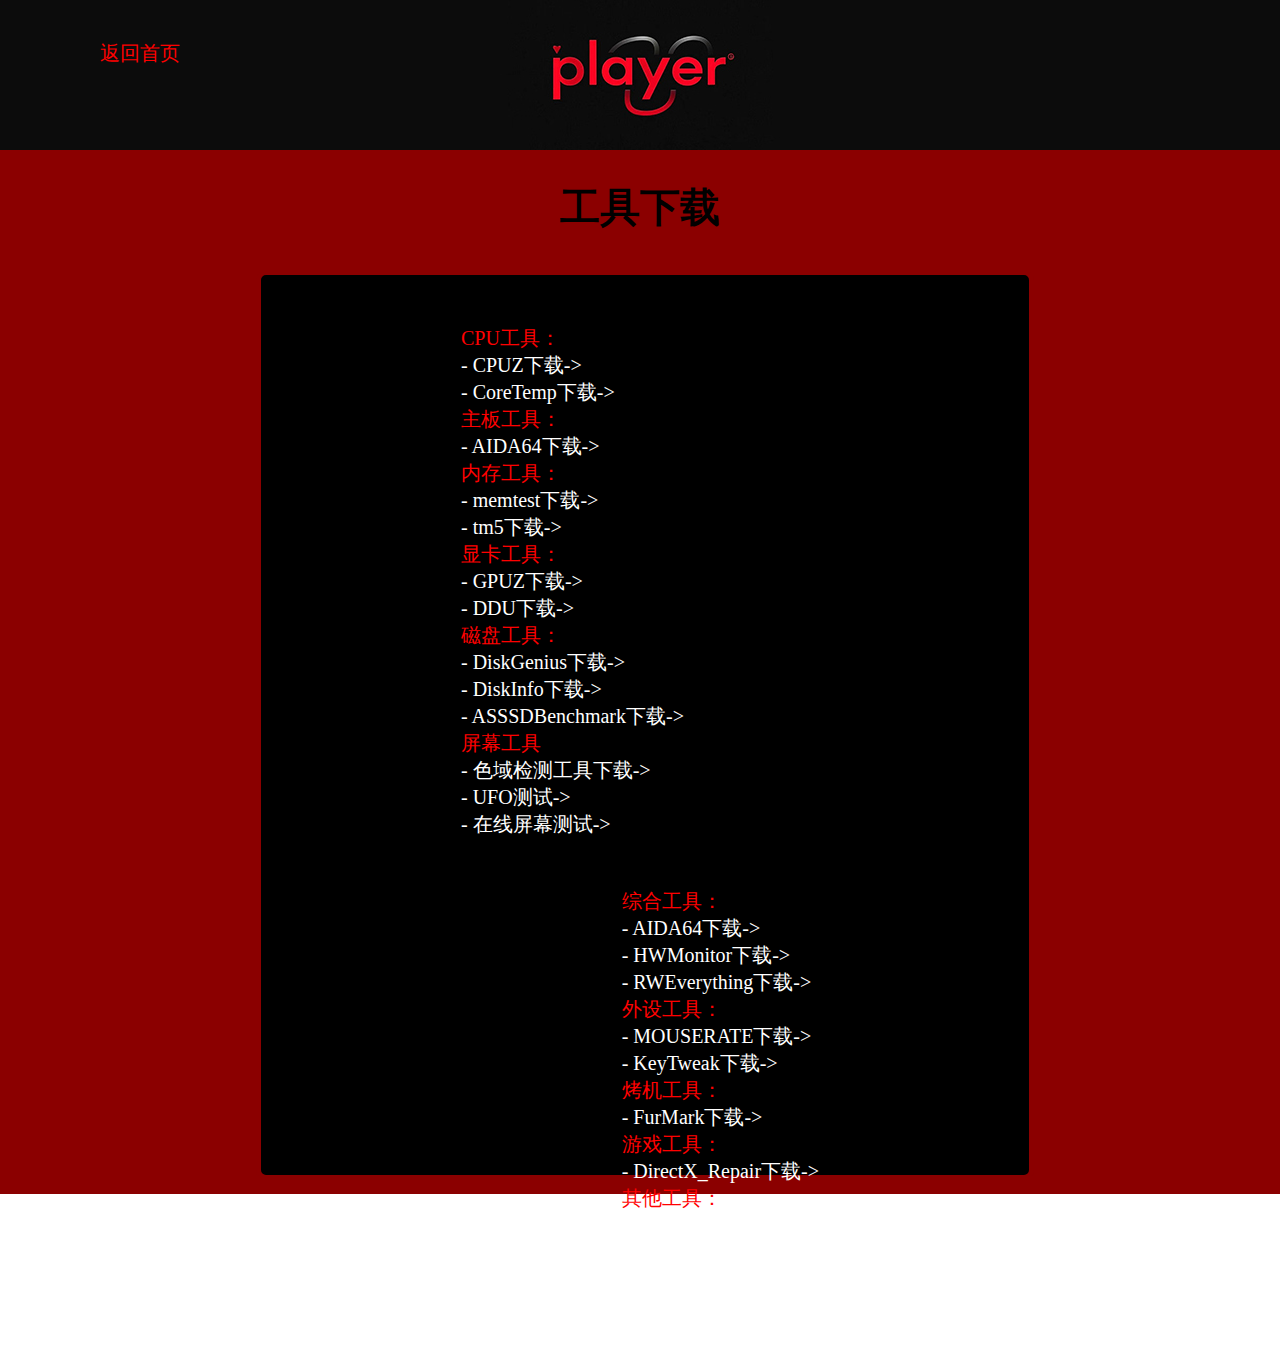
<file: download_GongJu.html>
<!DOCTYPE html>
<html lang="zh">
<head>
  <meta charset="UTF-8">
  <title>实用驱动下载</title>
  <link rel="stylesheet" href="css/download.css">
  <link rel="stylesheet" href="iconfont/iconfont.css">
</head>
<body>
<div class="index">
  <a href="index.html">返回首页</a>
</div>
<div class="头部">
  <img src="images/网站图标.jpg">
</div>
<div class="main">
  <h2>工具下载</h2>
  <div class="工具">
    <dl class="左">
      <dt>CPU工具：</dt>
      <dd><a href="download/CPUZ.zip">- CPUZ下载-></a></dd>
      <dd><a href="download/CoreTemp.zip">- CoreTemp下载-></a></dd>
      <dt>主板工具：</dt>
      <dd><a href="download/AIDA64.zip">- AIDA64下载-></a></dd>
      <dt>内存工具：</dt>
      <dd><a href="download/memtest64.zip">- memtest下载-></a></dd>
      <dd><a href="download/tm5.zip">- tm5下载-></a></dd>
      <dt>显卡工具：</dt>
      <dd><a href="download/GPUZ.zip">- GPUZ下载-></a></dd>
      <dd><a href="download/DDU.zip">- DDU下载-></a></dd>
      <dt>磁盘工具：</dt>
      <dd><a href="download/DiskGenius.zip">- DiskGenius下载-></a></dd>
      <dd><a href="download/CrystalDiskInfo.zip">- DiskInfo下载-></a></dd>
      <dd><a href="download/ASSSDBenchmark.zip">- ASSSDBenchmark下载-></a></dd>
      <dt>屏幕工具</dt>
      <dd><a href="download/色域检测.zip">- 色域检测工具下载-></a></dd>
      <dd><a href="https://www.testufo.com/">- UFO测试-></a></dd>
      <dd><a href="https://screen.bmcx.com/#welcome">- 在线屏幕测试-></a></dd>
    </dl>
    <dl class="右">
      <dt>综合工具：</dt>
      <dd><a href="download/AIDA64.zip">- AIDA64下载-></a></dd>
      <dd><a href="download/HWMonitor.zip">- HWMonitor下载-></a></dd>
      <dd><a href="download/RWEverything.zip">- RWEverything下载-></a></dd>
      <dt>外设工具：</dt>
      <dd><a href="download/MOUSERATE.zip">- MOUSERATE下载-></a></dd>
      <dd><a href="download/KeyTweak.zip">- KeyTweak下载-></a></dd>
      <dt>烤机工具：</dt>
      <dd><a href="download/FurMark_win64.zip">- FurMark下载-></a></dd>
      <dt>游戏工具：</dt>
      <dd><a href="download/DirectX_Repair.zip">- DirectX_Repair下载-></a></dd>
      <dt>其他工具：</dt>
      <dd><a href="download/Geek-Uninstaller.zip">- Geek-Uninstaller下载-></a></dd>
      <dd><a href="download/bluescreenview.zip">- bluescreenview下载-></a></dd>
      <dd><a href="download/rufus.zip">- rufus下载-></a></dd>
      <dd><a href="download/Everything.zip">- Everything下载-></a></dd>
      <dd><a href="download/Dism++.zip">- Dism++下载-></a></dd>
    </dl>
  </div>
</div>
</body>
</html>
</file>
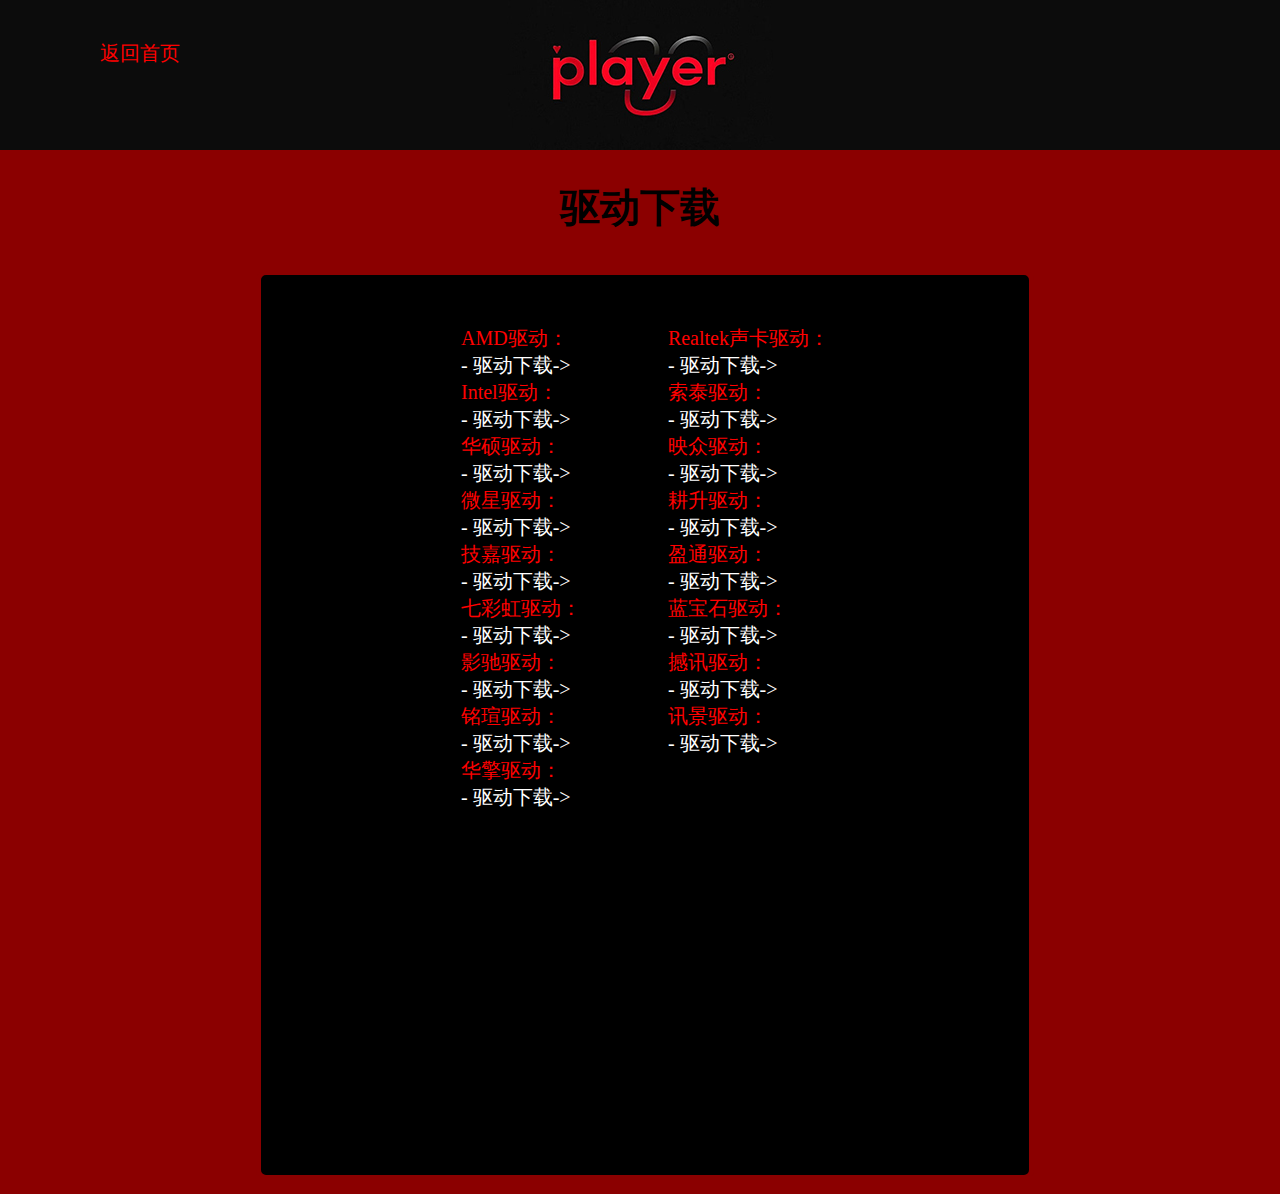
<file: download_QuDong.html>
<!DOCTYPE html>
<html lang="zh">
<head>
    <meta charset="UTF-8">
    <title>实用驱动下载</title>
    <link rel="stylesheet" href="css/download.css">
    <link rel="stylesheet" href="iconfont/iconfont.css">
</head>
    <body>
        <div class="index">
            <a href="index.html">返回首页</a>
        </div>
        <div class="头部">
            <img src="images/网站图标.jpg">
        </div>
        <div class="main">
            <h2>驱动下载</h2>
            <div class="驱动">
                <dl class="左">
                    <dt>AMD驱动：</dt>
                    <dd><a href="https://www.amd.com/zh-cn/support/download/drivers.html">- 驱动下载-></a></dd>
                    <dt>Intel驱动：</dt>
                    <dd><a href="https://www.intel.cn/content/www/cn/zh/download-center/home.html">- 驱动下载-></a></dd>
                    <dt>华硕驱动：</dt>
                    <dd><a href="https://www.asus.com.cn/support/download-center/">- 驱动下载-></a></dd>
                    <dt>微星驱动：</dt>
                    <dd><a href="https://www.msi.cn/support/download">- 驱动下载-></a></dd>
                    <dt>技嘉驱动：</dt>
                    <dd><a href="https://www.gigabyte.cn/Support/Consumer/Download">- 驱动下载-></a></dd>
                    <dt>七彩虹驱动：</dt>
                    <dd><a href="https://www.colorful.cn/home/download">- 驱动下载-></a></dd>
                    <dt>影驰驱动：</dt>
                    <dd><a href="https://www.szgalaxy.com/service/driversystem">- 驱动下载-></a></dd>
                    <dt>铭瑄驱动：</dt>
                    <dd><a href="https://www.maxsun.com.cn/down/">- 驱动下载-></a></dd>
                    <dt>华擎驱动：</dt>
                    <dd><a href="https://asrockchina.com.cn/support/index.cn.asp">- 驱动下载-></a></dd>
                </dl>
                <dl class="右">
                    <dt>Realtek声卡驱动：</dt>
                    <dd><a href="https://www.realtek.com/Download/Index">- 驱动下载-></a></dd>
                    <dt>索泰驱动：</dt>
                    <dd><a href="https://www.zotac.com/cn/support">- 驱动下载-></a></dd>
                    <dt>映众驱动：</dt>
                    <dd><a href="https://www.inno3d.cc/gpu_driver">- 驱动下载-></a></dd>
                    <dt>耕升驱动：</dt>
                    <dd><a href="https://www.szgainward.cn/service/driversystem">- 驱动下载-></a></dd>
                    <dt>盈通驱动：</dt>
                    <dd><a href="http://yeston.net/download">- 驱动下载-></a></dd>
                    <dt>蓝宝石驱动：</dt>
                    <dd><a href="https://www.sapphiretech.com/zh-cn/drivers-download">- 驱动下载-></a></dd>
                    <dt>撼讯驱动：</dt>
                    <dd><a href="https://www.powercolor.com/cn/download.htm">- 驱动下载-></a></dd>
                    <dt>讯景驱动：</dt>
                    <dd><a href="http://www.xfx.com.cn/support/drivers-tools/">- 驱动下载-></a></dd>
                </dl>
            </div>
        </div>
    </body>
</html>
</file>
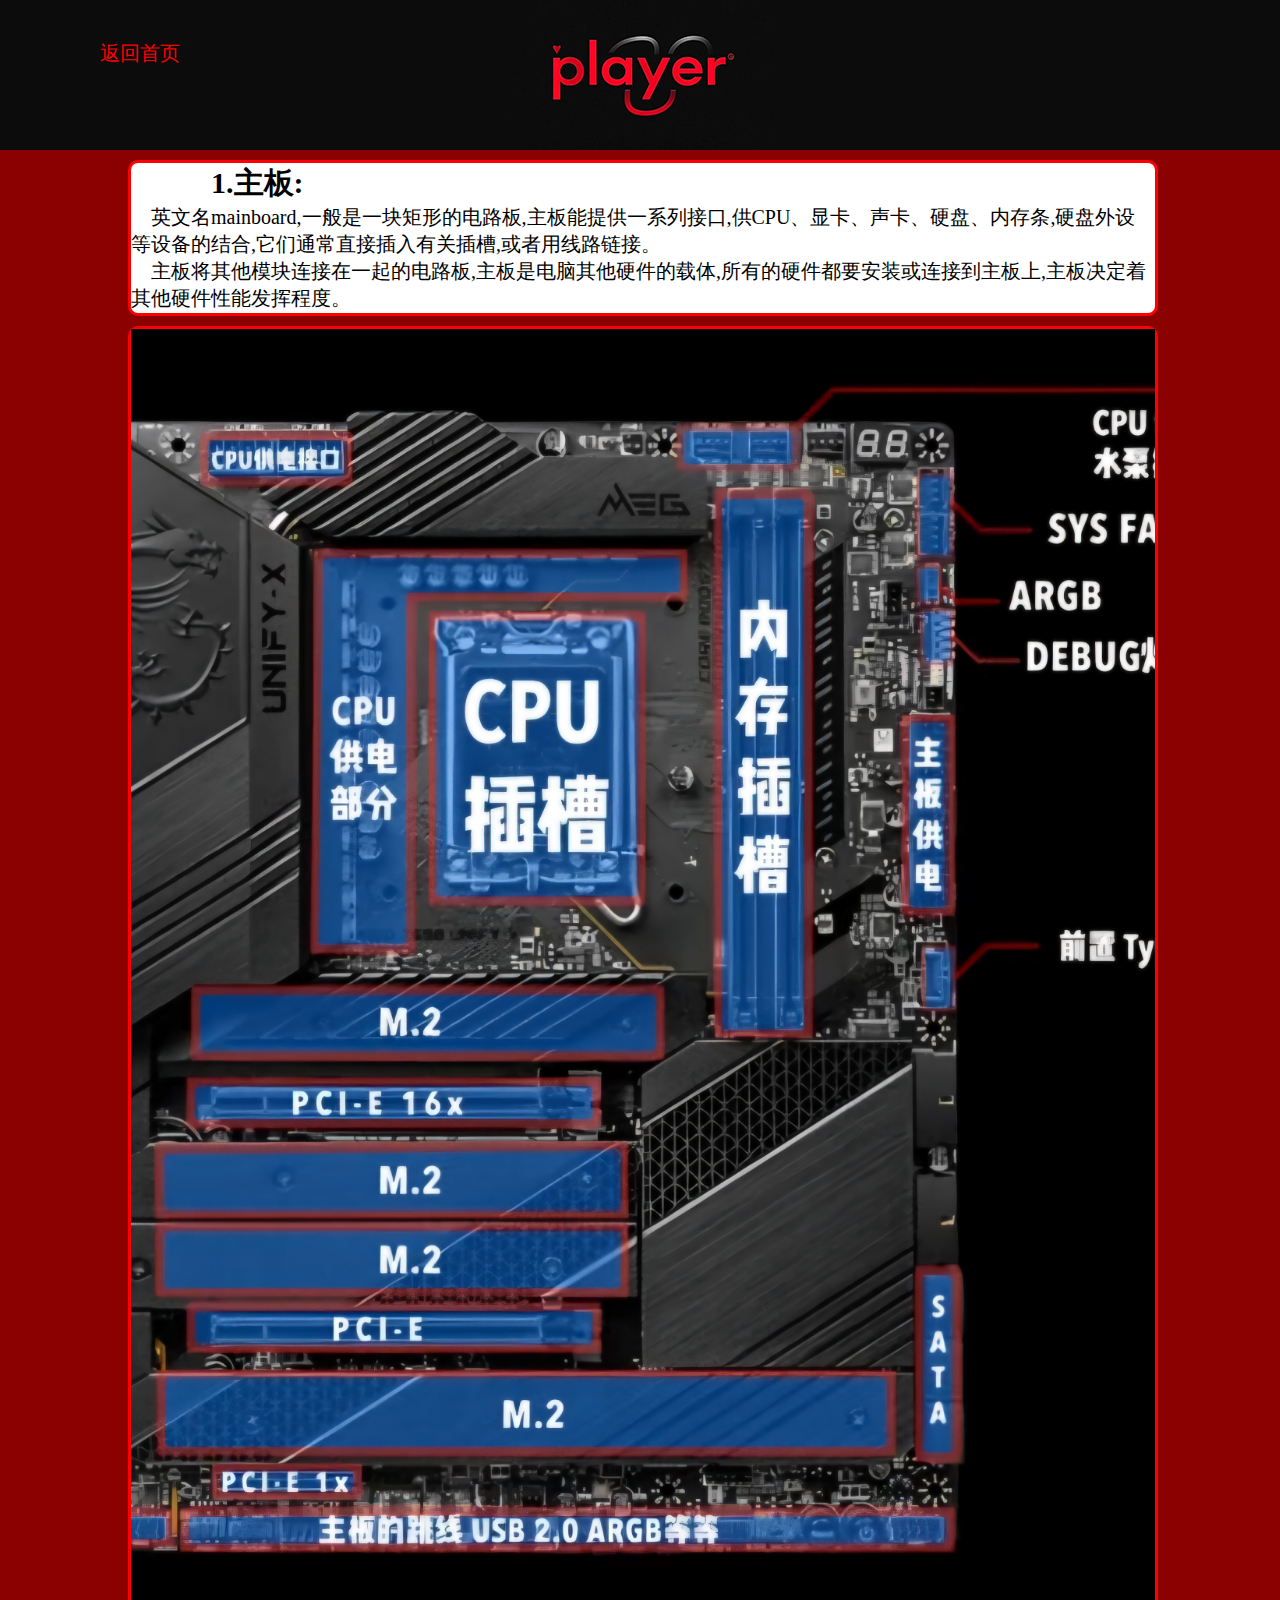
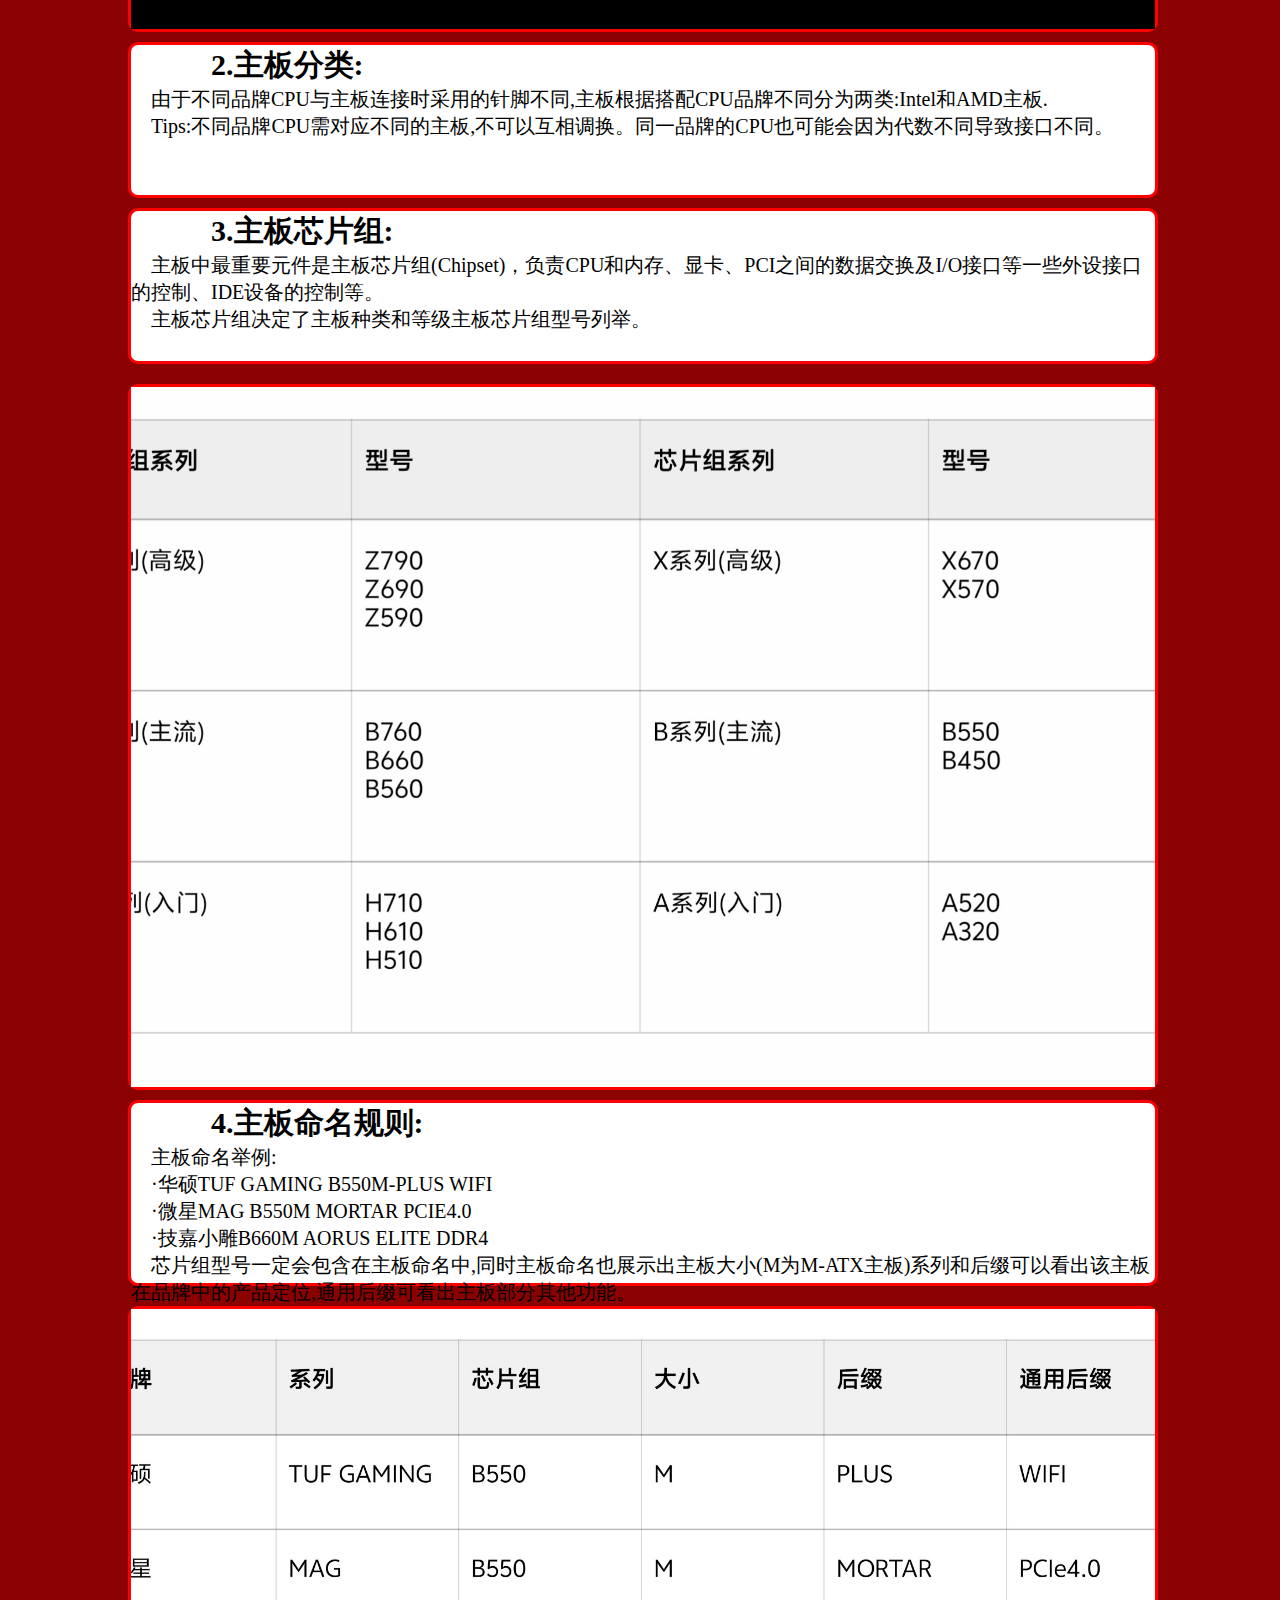
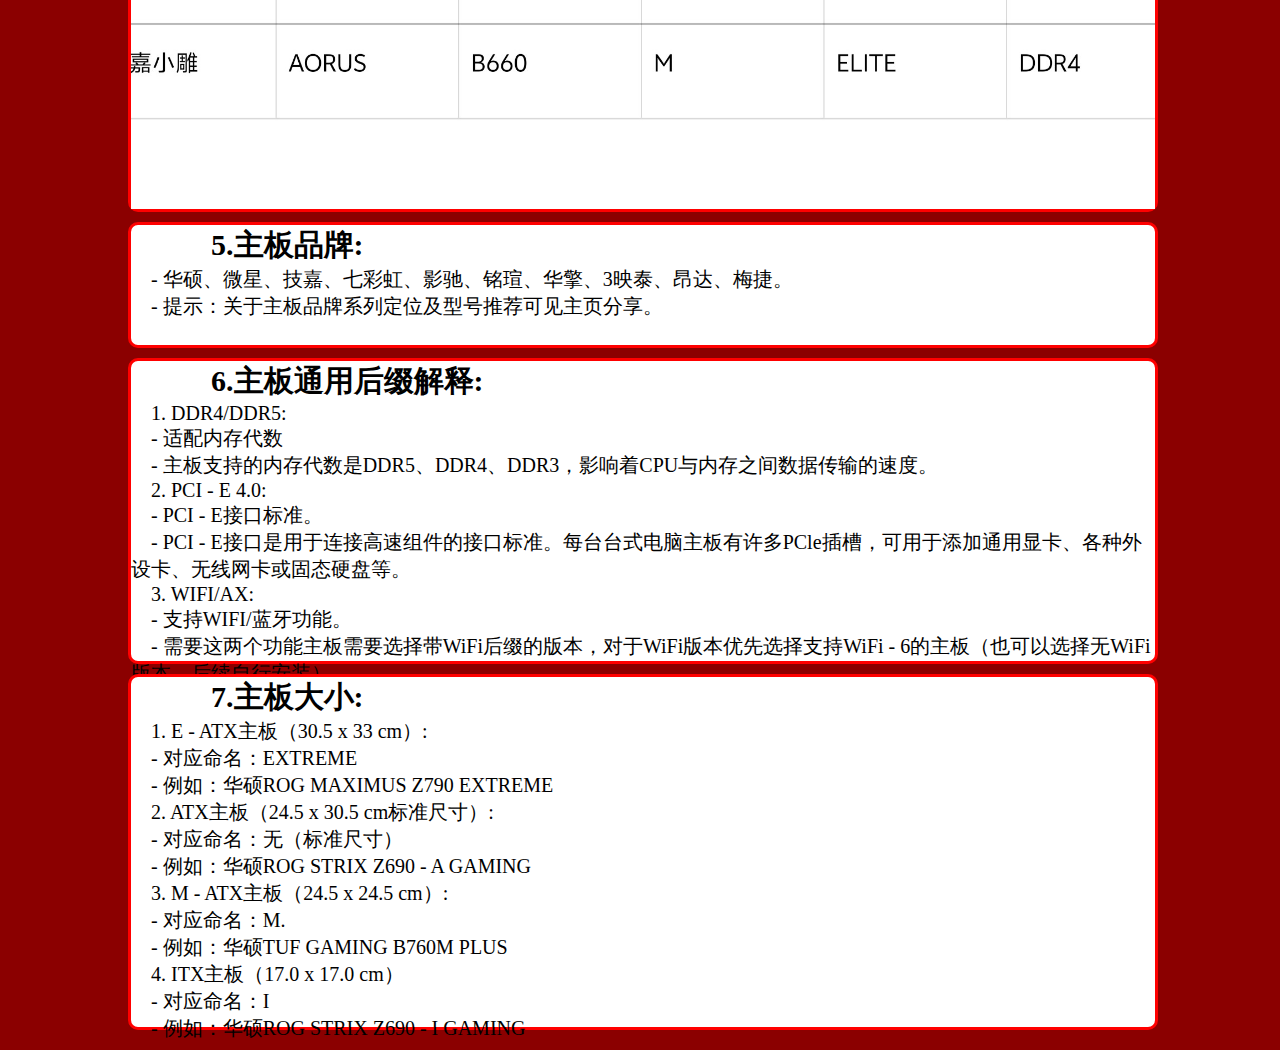
<file: JieShao.html>
<!DOCTYPE html>
<html lang="en">
<head>
    <meta charset="UTF-8">
    <title>主板介绍</title>
    <link rel="stylesheet" href="css/JieShao.css">
    <link rel="stylesheet" href="iconfont/iconfont.css">
</head>
  <body>
    <div class="return">
      <a href="index.html">返回首页</a>
    </div>
    <div class="hand">
      <img src="images/网站图标.jpg" alt="">
    </div>
    <div class="main">
        <div class="主板">
            <h1>1.主板:</h1>
            <p>
                &nbsp;&nbsp;&nbsp;&nbsp;英文名mainboard,一般是一块矩形的电路板,主板能提供一系列接口,供CPU、显卡、声卡、硬盘、内存条,硬盘外设等设备的结合,它们通常直接插入有关插槽,或者用线路链接。
            </p>
            <p>
                &nbsp;&nbsp;&nbsp;&nbsp;主板将其他模块连接在一起的电路板,主板是电脑其他硬件的载体,所有的硬件都要安装或连接到主板上,主板决定着其他硬件性能发挥程度。
            </p>
        </div>
        <div class="主板图片">
            <img src="images/主板.jpg" alt="">
        </div>
        <div class="主板分类">
            <h1>2.主板分类:</h1>
            <p>
                &nbsp;&nbsp;&nbsp;&nbsp;由于不同品牌CPU与主板连接时采用的针脚不同,主板根据搭配CPU品牌不同分为两类:Intel和AMD主板.
            </p>
            <p>
                &nbsp;&nbsp;&nbsp;&nbsp;Tips:不同品牌CPU需对应不同的主板,不可以互相调换。同一品牌的CPU也可能会因为代数不同导致接口不同。
            </p>
        </div>
        <div class="主板芯片组">
            <h1>3.主板芯片组:</h1>
            <p>
                &nbsp;&nbsp;&nbsp;&nbsp;主板中最重要元件是主板芯片组(Chipset)，负责CPU和内存、显卡、PCI之间的数据交换及I/O接口等一些外设接口的控制、IDE设备的控制等。
            </p>
            <p>
                &nbsp;&nbsp;&nbsp;&nbsp;主板芯片组决定了主板种类和等级主板芯片组型号列举。
            </p>
        </div>
        <div class="芯片组图片">
            <img src="images/芯片组.jpg" alt="">
        </div>
        <div class="主板命名规则">
            <h1>4.主板命名规则:</h1>
            <p>
                &nbsp;&nbsp;&nbsp;&nbsp;主板命名举例:
            </p>
            <p>
                &nbsp;&nbsp;&nbsp;&nbsp;·华硕TUF GAMING B550M-PLUS WIFI
            </p>
            <p>
                &nbsp;&nbsp;&nbsp;&nbsp;·微星MAG B550M MORTAR PCIE4.0
            </p>
            <p>
                &nbsp;&nbsp;&nbsp;&nbsp;·技嘉小雕B660M AORUS ELITE DDR4
            </p>
            <p>
                &nbsp;&nbsp;&nbsp;&nbsp;芯片组型号一定会包含在主板命名中,同时主板命名也展示出主板大小(M为M-ATX主板)系列和后缀可以看出该主板在品牌中的产品定位,通用后缀可看出主板部分其他功能。
            </p>
        </div>
        <div class="命名图片">
            <img src="images/命名.jpg" alt="">
        </div>
        <div class="主板品牌">
            <h1>5.主板品牌:</h1>
            <p>
                &nbsp;&nbsp;&nbsp;&nbsp;- 华硕、微星、技嘉、七彩虹、影驰、铭瑄、华擎、3映泰、昂达、梅捷。
            </p>
            <p>
                &nbsp;&nbsp;&nbsp;&nbsp;- 提示：关于主板品牌系列定位及型号推荐可见主页分享。
            </p>
        </div>
        <div class="主板通用后缀解释">
            <h1>6.主板通用后缀解释:</h1>
            <p>
                &nbsp;&nbsp;&nbsp;&nbsp;1. DDR4/DDR5:
            </p>
            <p>
                &nbsp;&nbsp;&nbsp;&nbsp;- 适配内存代数
            </p>
            <p>
                &nbsp;&nbsp;&nbsp;&nbsp;- 主板支持的内存代数是DDR5、DDR4、DDR3，影响着CPU与内存之间数据传输的速度。
            </p>
            <p>
                &nbsp;&nbsp;&nbsp;&nbsp;2. PCI - E 4.0:
            </p>
            <p>
                &nbsp;&nbsp;&nbsp;&nbsp;- PCI - E接口标准。
            </p>
            <p>
                &nbsp;&nbsp;&nbsp;&nbsp;- PCI - E接口是用于连接高速组件的接口标准。每台台式电脑主板有许多PCle插槽，可用于添加通用显卡、各种外设卡、无线网卡或固态硬盘等。
            </p>
            <p>
                &nbsp;&nbsp;&nbsp;&nbsp;3. WIFI/AX:
            </p>
            <p>
                &nbsp;&nbsp;&nbsp;&nbsp;- 支持WIFI/蓝牙功能。
            </p>
            <p>
                &nbsp;&nbsp;&nbsp;&nbsp;- 需要这两个功能主板需要选择带WiFi后缀的版本，对于WiFi版本优先选择支持WiFi - 6的主板（也可以选择无WiFi版本，后续自行安装）。
            </p>
        </div>
        <div class="主板大小">
            <h1>7.主板大小:</h1>
            <p>
                &nbsp;&nbsp;&nbsp;&nbsp;1. E - ATX主板（30.5 x 33 cm）:
            </p>
            <p>
                &nbsp;&nbsp;&nbsp;&nbsp;- 对应命名：EXTREME
            </p>
            <p>
                &nbsp;&nbsp;&nbsp;&nbsp;- 例如：华硕ROG MAXIMUS Z790 EXTREME
            </p>
            <p>
                &nbsp;&nbsp;&nbsp;&nbsp;2. ATX主板（24.5 x 30.5 cm标准尺寸）:
            </p>
            <p>
                &nbsp;&nbsp;&nbsp;&nbsp;- 对应命名：无（标准尺寸）
            </p>
            <p>
                &nbsp;&nbsp;&nbsp;&nbsp;- 例如：华硕ROG STRIX Z690 - A GAMING
            </p>
            <p>
                &nbsp;&nbsp;&nbsp;&nbsp;3. M - ATX主板（24.5 x 24.5 cm）:
            </p>
            <p>
                &nbsp;&nbsp;&nbsp;&nbsp;- 对应命名：M.
            </p>
            <p>
                &nbsp;&nbsp;&nbsp;&nbsp;- 例如：华硕TUF GAMING B760M PLUS
            </p>
            <p>
                &nbsp;&nbsp;&nbsp;&nbsp;4. ITX主板（17.0 x 17.0 cm）
            </p>
            <p>
                &nbsp;&nbsp;&nbsp;&nbsp;- 对应命名：I
            </p>
            <p>
                &nbsp;&nbsp;&nbsp;&nbsp;- 例如：华硕ROG STRIX Z690 - I GAMING
            </p>
        </div>
    </div>
  </body>
</html>
</file>
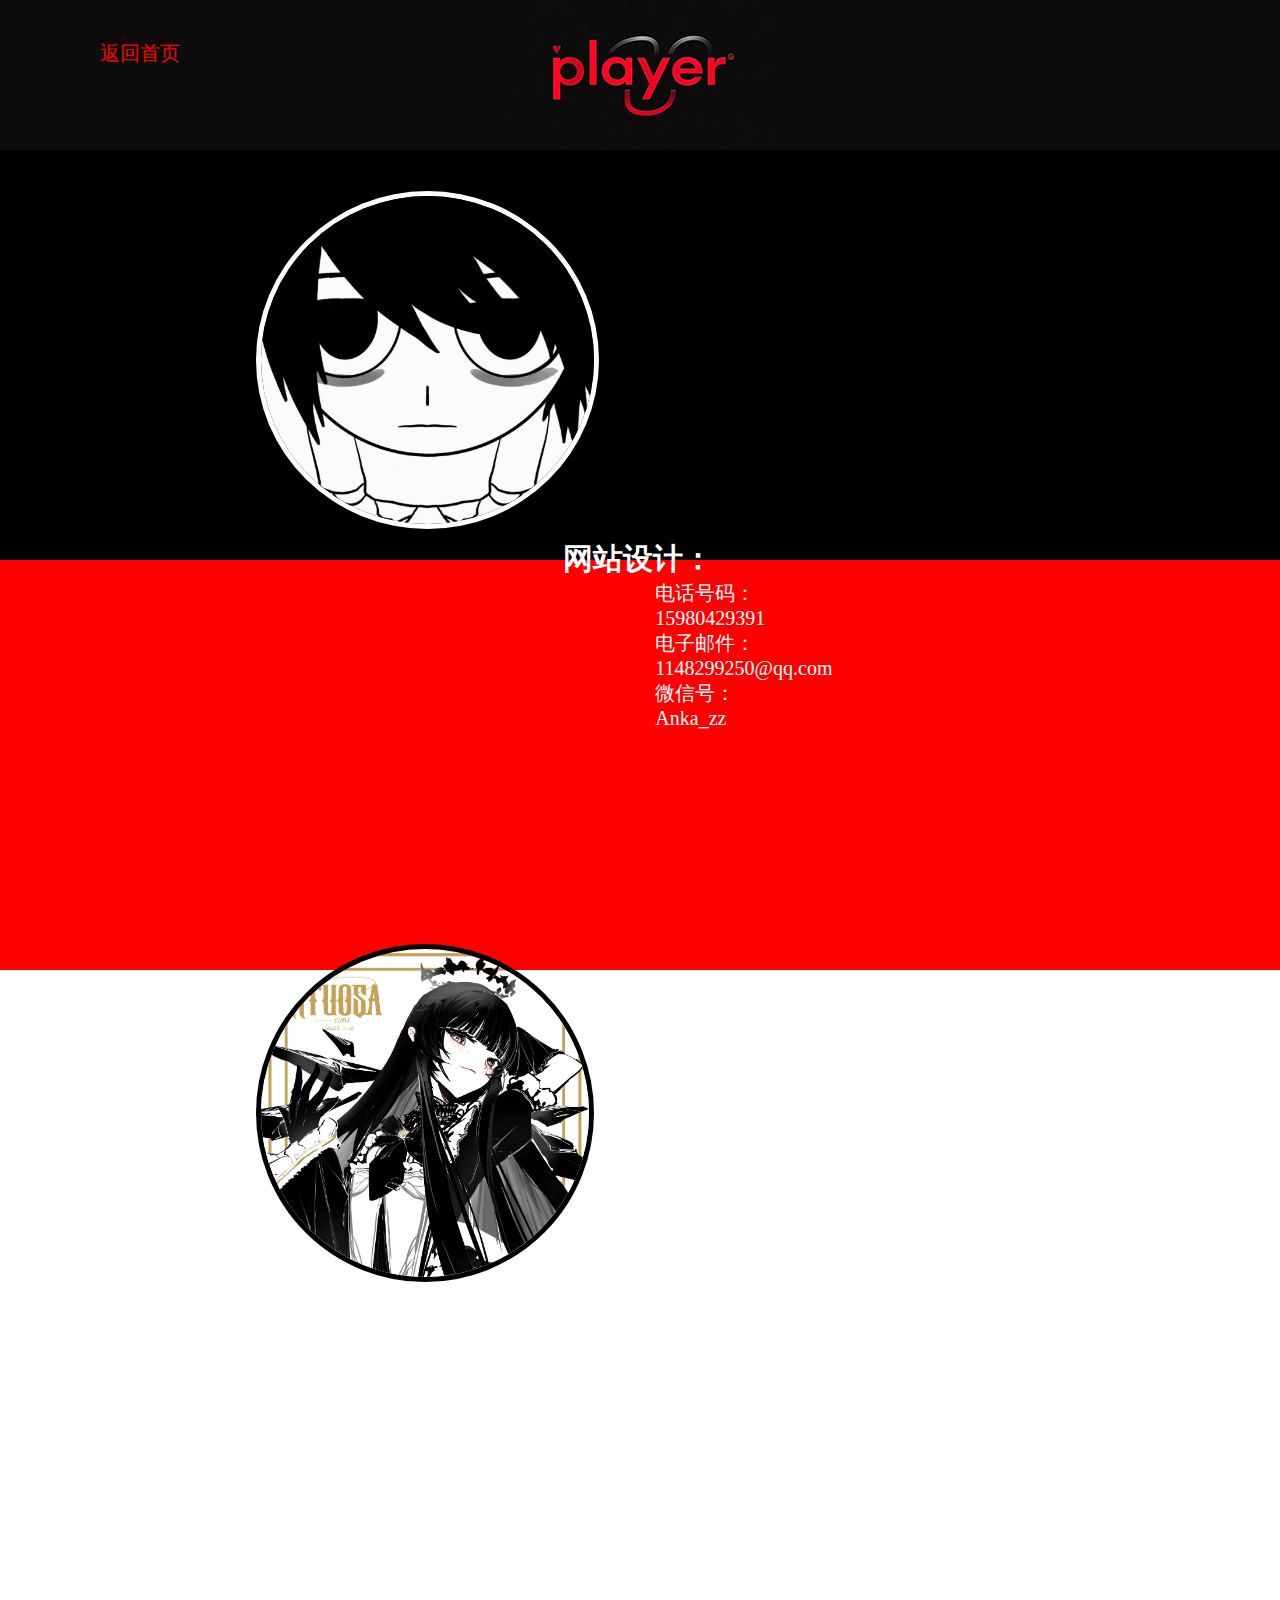
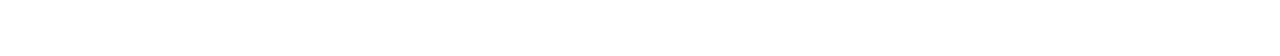
<file: LianXiWoMan.html>
<!DOCTYPE html>
<html lang="zh">
<head>
    <meta charset="UTF-8">
    <title>联系我们</title>
    <link rel="stylesheet" href="css/LianXiWoMan.css">
    <link rel="stylesheet" href="iconfont/iconfont.css">
</head>
    <body>
        <div class="return">
            <a href="index.html">返回首页</a>
        </div>
        <div class="hand">
            <img src="images/网站图标.jpg" alt="">
        </div>
        <div class="main">
            <div class="klb">
                <div class="body">
                    <img src="images/头像.jpg" alt="">
                    <div class="massage">
                        <h1>网站设计：</h1>
                        <dl>
                            <dt>电话号码：</dt>
                            <dd>15980429391</dd>
                            <dt>电子邮件：</dt>
                            <dd>1148299250@qq.com</dd>
                            <dt>微信号：</dt>
                            <dd>Anka_zz</dd>
                        </dl>
                    </div>
                </div>
            </div>
            <div class="czf">
                <div class="body">
                    <img src="images/czf头像.png" alt="">
                    <div class="massage">
                        <h1>技术支持:</h1>
                        <dl>
                            <dt>电话号码：</dt>
                            <dd>13559058621</dd>
                            <dt>电子邮件：</dt>
                            <dd>2208986964@qq.com</dd>
                            <dt>QQ号：</dt>
                            <dd>2208986964</dd>
                        </dl>
                    </div>
                </div>
            </div>
        </div>
  </body>
</html>
</file>
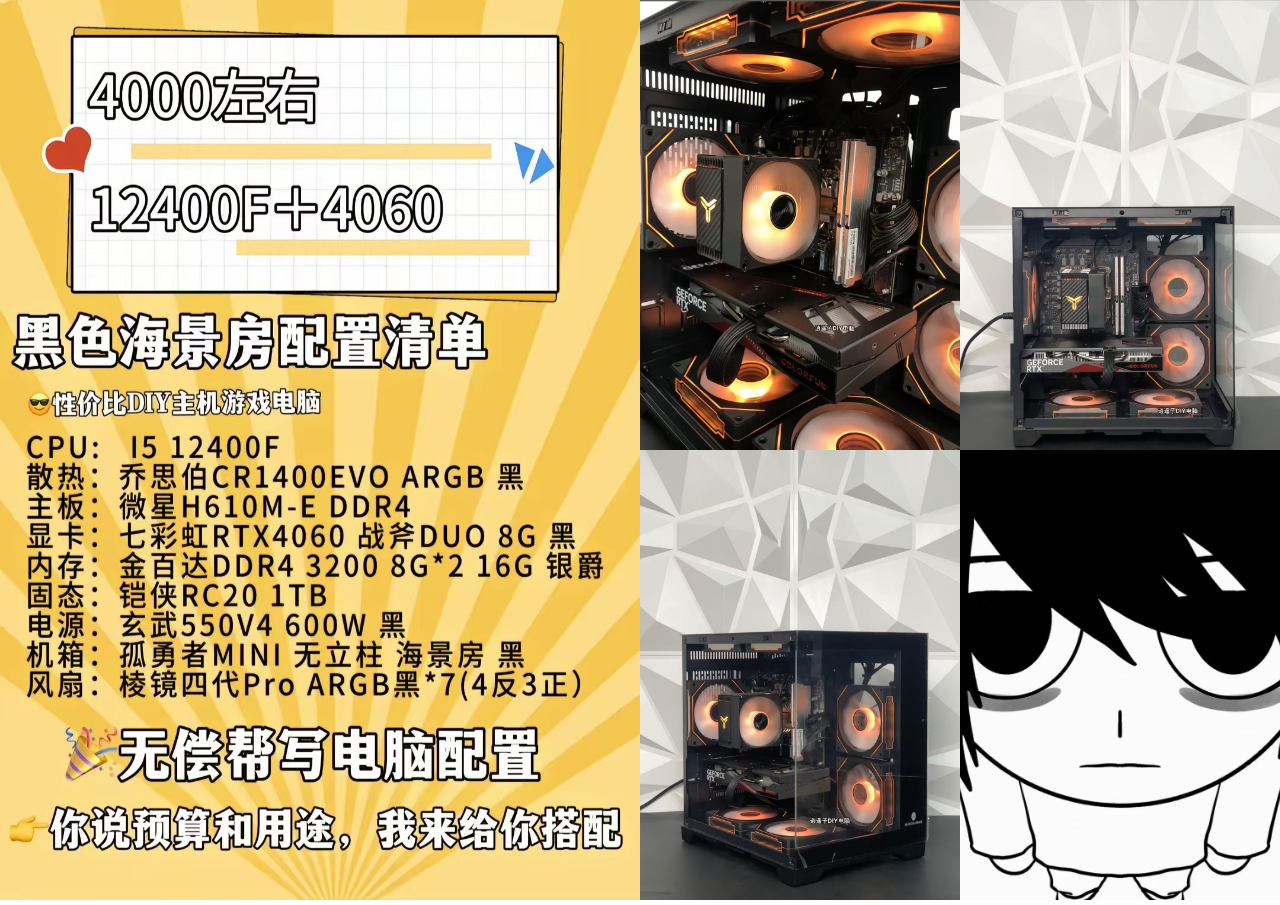
<file: PeiZhi_12400f.html>
<!DOCTYPE html>
<html lang="en">
<head>
  <meta charset="UTF-8">
  <title>配置详情页</title>
  <link rel="stylesheet" href="css/PeiZhi.css">
  <link rel="stylesheet" href="iconfont/iconfont.css">
</head>
<body>
<div class="框架">
  <div class="配置详情">
    <img src="images/12400fpz.jpg">
  </div>
  <div class="效果图框">
    <div class="效果图1">
      <img src="images/12400f.jpg">
    </div>
    <div class="效果图2">
      <img src="images/12400f1.jpg">
    </div>
    <div class="效果图3">
      <img src="images/12400f2.jpg">
    </div>
    <div class="效果图4">
      <img src="images/头像.jpg">
    </div>
  </div>
</div>
</body>
</html>
</file>
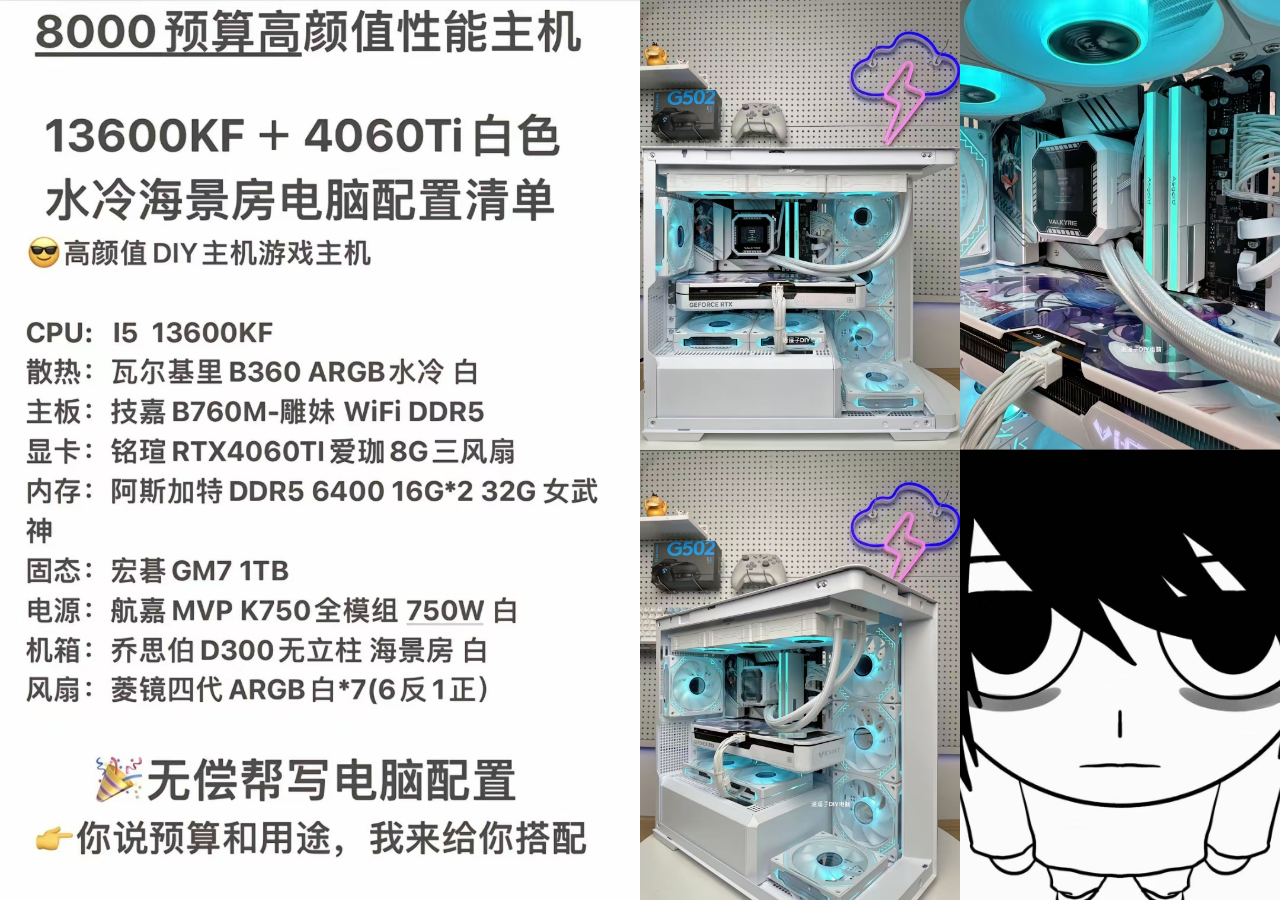
<file: PeiZhi_13600kf.html>
<!DOCTYPE html>
<html lang="en">
<head>
  <meta charset="UTF-8">
  <title>配置详情页</title>
  <link rel="stylesheet" href="css/PeiZhi.css">
  <link rel="stylesheet" href="iconfont/iconfont.css">
</head>
<body>
<div class="框架">
  <div class="配置详情">
    <img src="images/13600kfpz.jpg">
  </div>
  <div class="效果图框">
    <div class="效果图1">
      <img src="images/13600kf.jpg">
    </div>
    <div class="效果图2">
      <img src="images/13600kf1.jpg">
    </div>
    <div class="效果图3">
      <img src="images/13600kf2.jpg">
    </div>
    <div class="效果图4">
      <img src="images/头像.jpg">
    </div>
  </div>
</div>
</body>
</html>
</file>
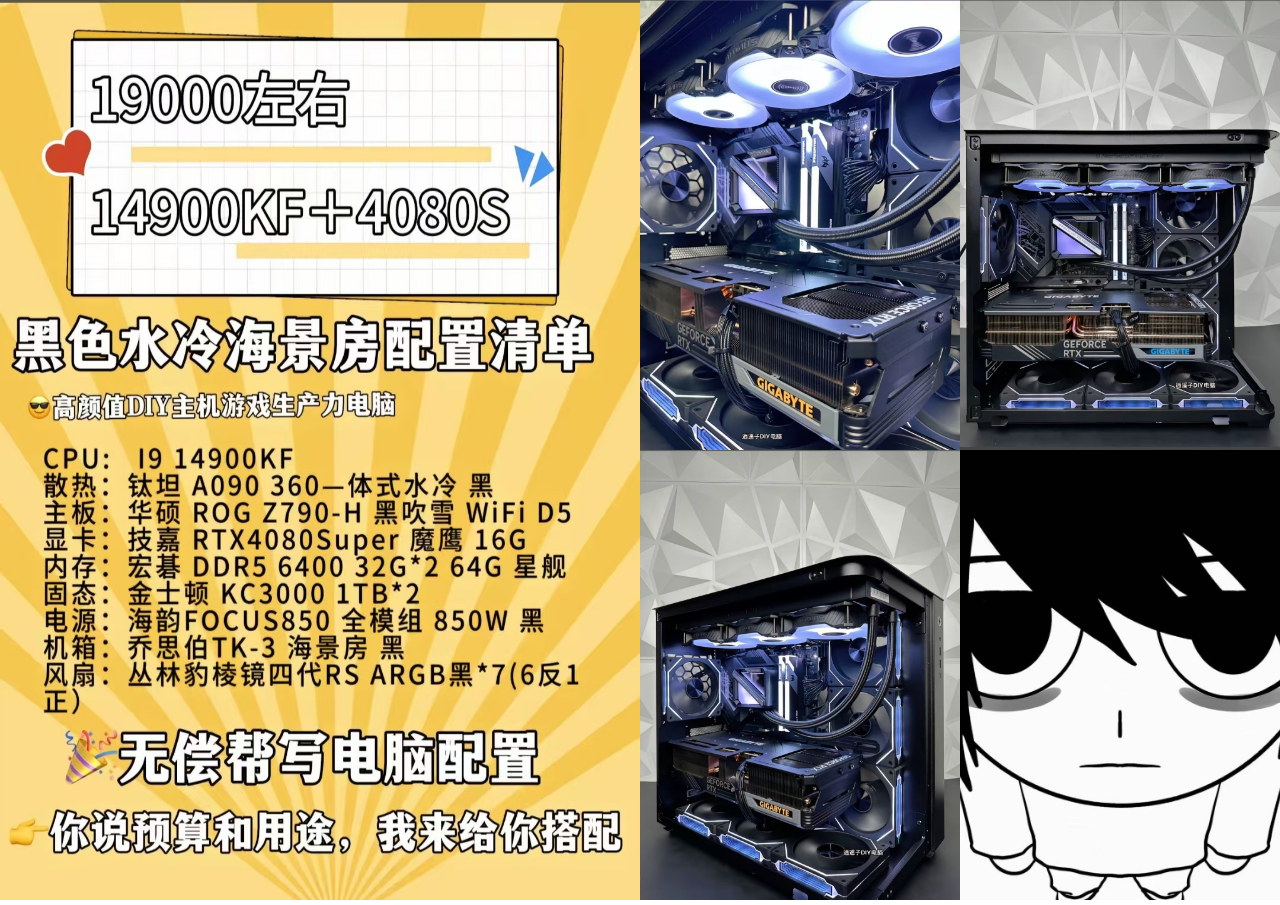
<file: PeiZhi_14900kf.html>
<!DOCTYPE html>
<html lang="en">
<head>
  <meta charset="UTF-8">
  <title>配置详情页</title>
  <link rel="stylesheet" href="css/PeiZhi.css">
  <link rel="stylesheet" href="iconfont/iconfont.css">
</head>
<body>
<div class="框架">
  <div class="配置详情">
    <img src="images/14900kfpz.jpg">
  </div>
  <div class="效果图框">
    <div class="效果图1">
      <img src="images/14900kf.jpg">
    </div>
    <div class="效果图2">
      <img src="images/14900kf1.jpg">
    </div>
    <div class="效果图3">
      <img src="images/14900kf2.jpg">
    </div>
    <div class="效果图4">
      <img src="images/头像.jpg">
    </div>
  </div>
</div>
</body>
</html>
</file>
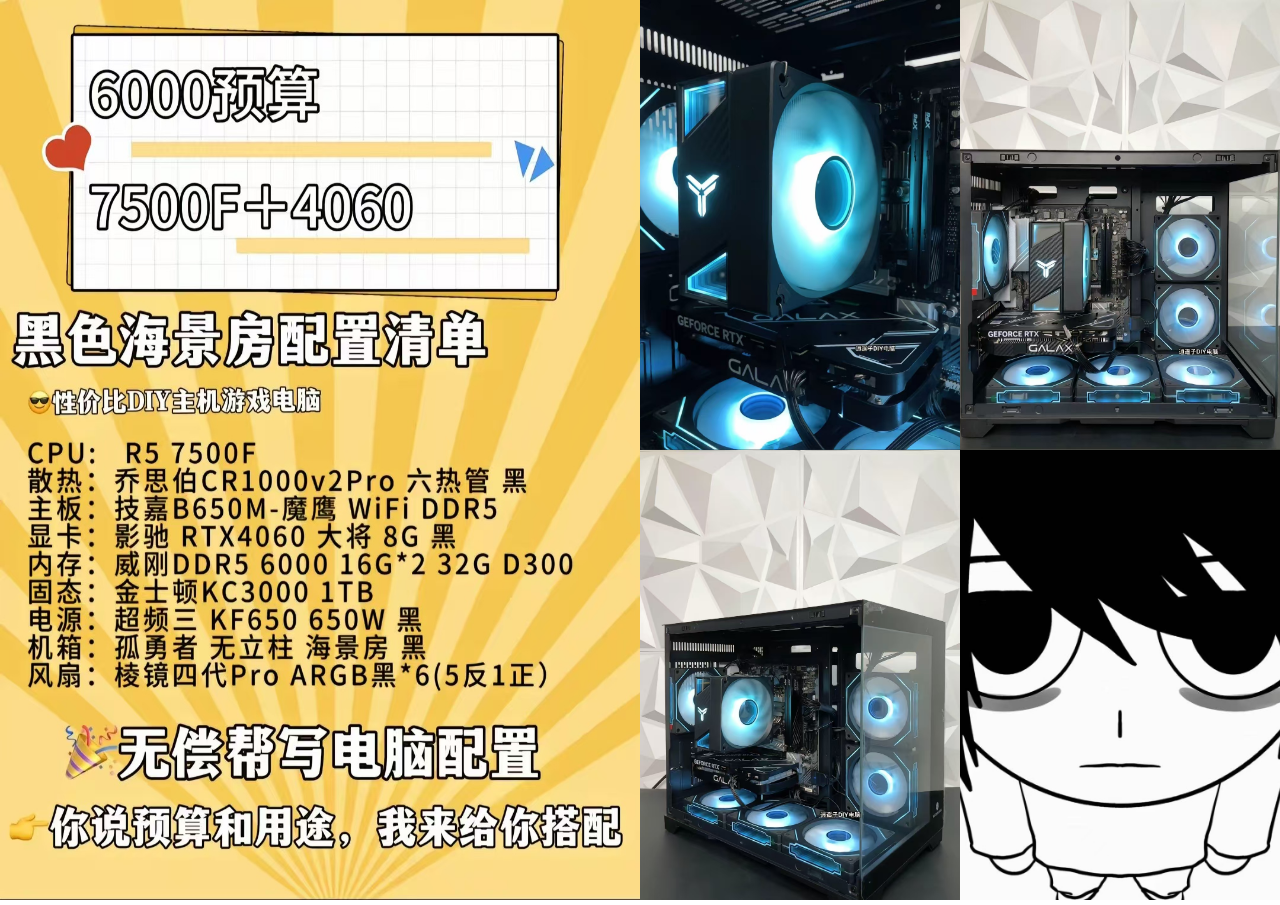
<file: PeiZhi_7500f.html>
<!DOCTYPE html>
<html lang="en">
<head>
    <meta charset="UTF-8">
    <title>配置详情页</title>
    <link rel="stylesheet" href="css/PeiZhi.css">
    <link rel="stylesheet" href="iconfont/iconfont.css">
</head>
    <body>
        <div class="框架">
            <div class="配置详情">
                <img src="images/7500fpz.jpg">
            </div>
            <div class="效果图框">
                <div class="效果图1">
                    <img src="images/7500f.jpg">
                </div>
                <div class="效果图2">
                    <img src="images/7500f1.jpg">
                </div>
                <div class="效果图3">
                    <img src="images/7500f2.jpg">
                </div>
                <div class="效果图4">
                    <img src="images/头像.jpg">
                </div>
            </div>
        </div>
    </body>
</html>
</file>
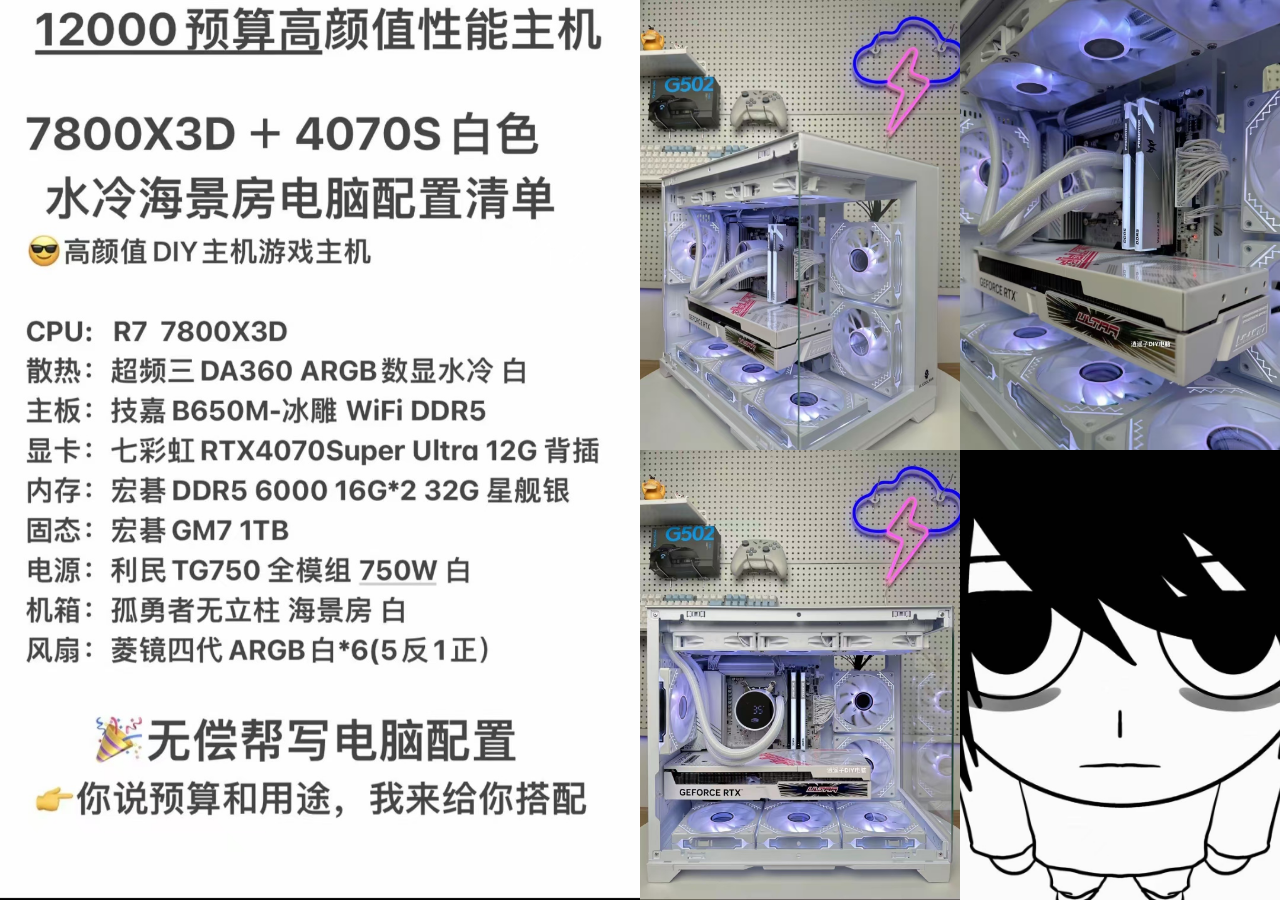
<file: PeiZhi_7800x3d.html>
<!DOCTYPE html>
<html lang="en">
<head>
  <meta charset="UTF-8">
  <title>配置详情页</title>
  <link rel="stylesheet" href="css/PeiZhi.css">
  <link rel="stylesheet" href="iconfont/iconfont.css">
</head>
<body>
<div class="框架">
  <div class="配置详情">
    <img src="images/7800x3dpz.jpg">
  </div>
  <div class="效果图框">
    <div class="效果图1">
      <img src="images/7800x3d.jpg">
    </div>
    <div class="效果图2">
      <img src="images/7800x3d1.jpg">
    </div>
    <div class="效果图3">
      <img src="images/7800x3d2.jpg">
    </div>
    <div class="效果图4">
      <img src="images/头像.jpg">
    </div>
  </div>
</div>
</body>
</html>
</file>
<file: css/download.css>
*{
    margin: 0;
    padding: 0;
    border: 0;
    font-size: 20px;
    list-style: none;
    text-decoration: none;
    color: white;
}

.index{
    position: absolute;
    top: 40px;
    left: 100px;
}

.index a{
    color: red;
}

.头部{
    width: 100%;
    height: 150px;
    text-align: center;
}

.头部 img{
    width: 100%;
    height: 100%;
    object-fit: cover;
}

.main{
    height: 116vh;
    margin: 0;
    padding: 0;
    background-color: darkred;
}

.main h2{
    padding-top: 30px;
    font-size: 40px;
    font-family: 宋体;
    text-align: center;
    color: black;
}

.驱动{
    position: absolute;
    top: 30%;
    left: 20%;
    width: 60%;
    height: 100%;
    border: 5px solid darkred;
    border-radius: 10px;
    background-color: black;
}

.工具{
    position: absolute;
    top: 30%;
    left: 20%;
    width: 60%;
    height: 100%;
    border: 5px solid darkred;
    border-radius: 10px;
    background-color: black;
}

.驱动 dt{
    color: red;
}

.工具 dt{
    color: red;
}

.左{
    float: left;
    margin-left: 200px;
    margin-top: 50px;
}

.右{
    float: right;
    margin-right: 200px;
    margin-top: 50px;
}
</file>
<file: iconfont/iconfont.css>
@font-face {
  font-family: "iconfont"; /* Project id 2736631 */
  src: url('iconfont.woff2?t=1628649280251') format('woff2'),
       url('iconfont.woff?t=1628649280251') format('woff'),
       url('iconfont.ttf?t=1628649280251') format('truetype');
}

.iconfont {
  font-family: "iconfont" !important;
  font-size: 16px;
  font-style: normal;
  -webkit-font-smoothing: antialiased;
  -moz-osx-font-smoothing: grayscale;
}

.icon-aixin:before {
  content: "\e83f";
}

.icon-yinle:before {
  content: "\e62e";
}

.icon-youjian:before {
  content: "\e635";
}

.icon-gouwuche:before {
  content: "\e636";
}
</file>
<file: css/JieShao.css>
*{
    margin: 0;
    padding: 0;
    border: 0;
    font-size: 20px;
    list-style: none;
    text-decoration: none;
    font-family: 宋体;
}

h1,p{
    text-align: left;
}
h1{
    font-size: 30px;
    margin-left: 80px;
}

.return{
    position: absolute;
    top: 40px;
    left: 100px;
}

.return a{
    color: red;
}

.hand{
    width: 100%;
    height: 150px;
    text-align: center;
}

.hand img{
    width: 100%;
    height: 100%;
    object-fit: cover;
}

.main{
    height: 4100px;
    margin: 0;
    padding: 0;
    background-color: darkred;
}

.主板{
    top: 10px;
    position: relative;
    width: 80%;
    height: 150px;
    text-align: center;
    left: 10%;
    border: 3px solid #ff0000;
    border-radius: 10px;
    background-color: white;
}

.主板图片{
    top: 10px;
    margin-top: 10px;
    position: relative;
    width: 80%;
    height: 1300px;
    text-align: center;
    left: 10%;
    border: 3px solid #ff0000;
    border-radius: 10px;
}

.主板图片 img{
    width: 100%;
    height: 100%;
    object-fit: cover;
}

.主板分类{
    top: 20px;
    position: relative;
    width: 80%;
    height: 150px;
    text-align: center;
    left: 10%;
    border: 3px solid #ff0000;
    border-radius: 10px;
    background-color: white;
}

.主板芯片组{
    top: 30px;
    position: relative;
    width: 80%;
    height: 150px;
    text-align: center;
    left: 10%;
    border: 3px solid #ff0000;
    border-radius: 10px;
    background-color: white;
}

.芯片组图片{
    top: 40px;
    margin-top: 10px;
    position: relative;
    width: 80%;
    height: 700px;
    text-align: center;
    left: 10%;
    border: 3px solid #ff0000;
    border-radius: 10px;
}

.芯片组图片 img{
    width: 100%;
    height: 100%;
    object-fit: cover;
}

.主板命名规则{
    top: 50px;
    position: relative;
    width: 80%;
    height: 180px;
    text-align: center;
    left: 10%;
    border: 3px solid #ff0000;
    border-radius: 10px;
    background-color: white;
}

.命名图片{
    top: 60px;
    margin-top: 10px;
    position: relative;
    width: 80%;
    height: 500px;
    text-align: center;
    left: 10%;
    border: 3px solid #ff0000;
    border-radius: 10px;
}

.命名图片 img{
    width: 100%;
    height: 100%;
    object-fit: cover;
}

.主板品牌{
    top: 70px;
    position: relative;
    width: 80%;
    height: 120px;
    text-align: center;
    left: 10%;
    border: 3px solid #ff0000;
    border-radius: 10px;
    background-color: white;
}

.主板通用后缀解释{
    top: 80px;
    position: relative;
    width: 80%;
    height: 300px;
    text-align: center;
    left: 10%;
    border: 3px solid #ff0000;
    border-radius: 10px;
    background-color: white;
}

.主板大小{
    top: 90px;
    position: relative;
    width: 80%;
    height: 350px;
    text-align: center;
    left: 10%;
    border: 3px solid #ff0000;
    border-radius: 10px;
    background-color: white;
}
</file>
<file: css/LianXiWoMan.css>
*{
    margin: 0;
    padding: 0;
    border: 0;
    font-size: 20px;
    list-style: none;
    text-decoration: none;
    font-family: 宋体;
}

.return{
    position: absolute;
    top: 40px;
    left: 100px;
}

.return a{
    color: red;
}

.hand{
    width: 100%;
    height: 150px;
    text-align: center;
}

.hand img{
    width: 100%;
    height: 100%;
    object-fit: cover;
}

.main{
    width: 100%;
    height: 820px;
    position: relative;
}

.klb{
    width: 100%;
    height: 50%;
    text-align: left;
    background-color: black;
}

.czf{
    width: 100%;
    height: 50%;
    text-align: left;
    background-color: red;
}

.body{
    position: relative;
    height: 100%;
    width: 60%;
    left: 20%;
}

.klb img{
    position: relative;
    height: 80%;
    top: 10%;
    border-radius: 50%;
    border: 5px solid white;
}

.czf img{
    position: relative;
    height: 80%;
    top: 10%;
    border-radius: 50%;
    border: 5px solid black;
}

.massage{
    text-align: left;
    float: right;
    height: 100%;
    width: 60%;
}

.massage dl{
    margin-left: 20%;
    color: white;
    font-size: 25px;
}

.massage h1{
    color: white;
    margin-top: 10%;
    text-align: left;
    font-size: 30px;
}
</file>
<file: css/PeiZhi.css>
*{
    margin: 0;
    padding: 0;
    border: 0;
    font-size: 20px;
    list-style: none;
    text-decoration: none;
}

.框架{
    height: 100vh;
    margin: 0;
    padding: 0;
}

.配置详情{
    position: absolute;
    width: 50%;
    height: 100%;
    float: left;
    background-color: yellow;
}

.配置详情 a{
    z-index: 2;
}

.配置详情 img{
    position: relative;
    width: 100%;
    height: 100%;
    z-index: 1;
}

.效果图框{
    position: absolute;
    width: 50%;
    height: 100%;
    float: left;
    left: 50%;
    background-color: green;
}

.效果图框 img{
    width: 100%;
    height: 100%;
    object-fit: cover;
}

.效果图1{
    position: relative;
    width: 50%;
    height: 50%;
    background-color: pink;
}

.效果图2{
    position: relative;
    width: 50%;
    height: 50%;
    background-color: purple;
}

.效果图3{
    position: relative;
    width: 50%;
    height: 50%;
    left: 50%;
    top: -100%;
    background-color: red;
}

.效果图4{
    position: relative;
    width: 50%;
    height: 50%;
    left: 50%;
    top: -100%;
    background-color: black;
}
</file>
